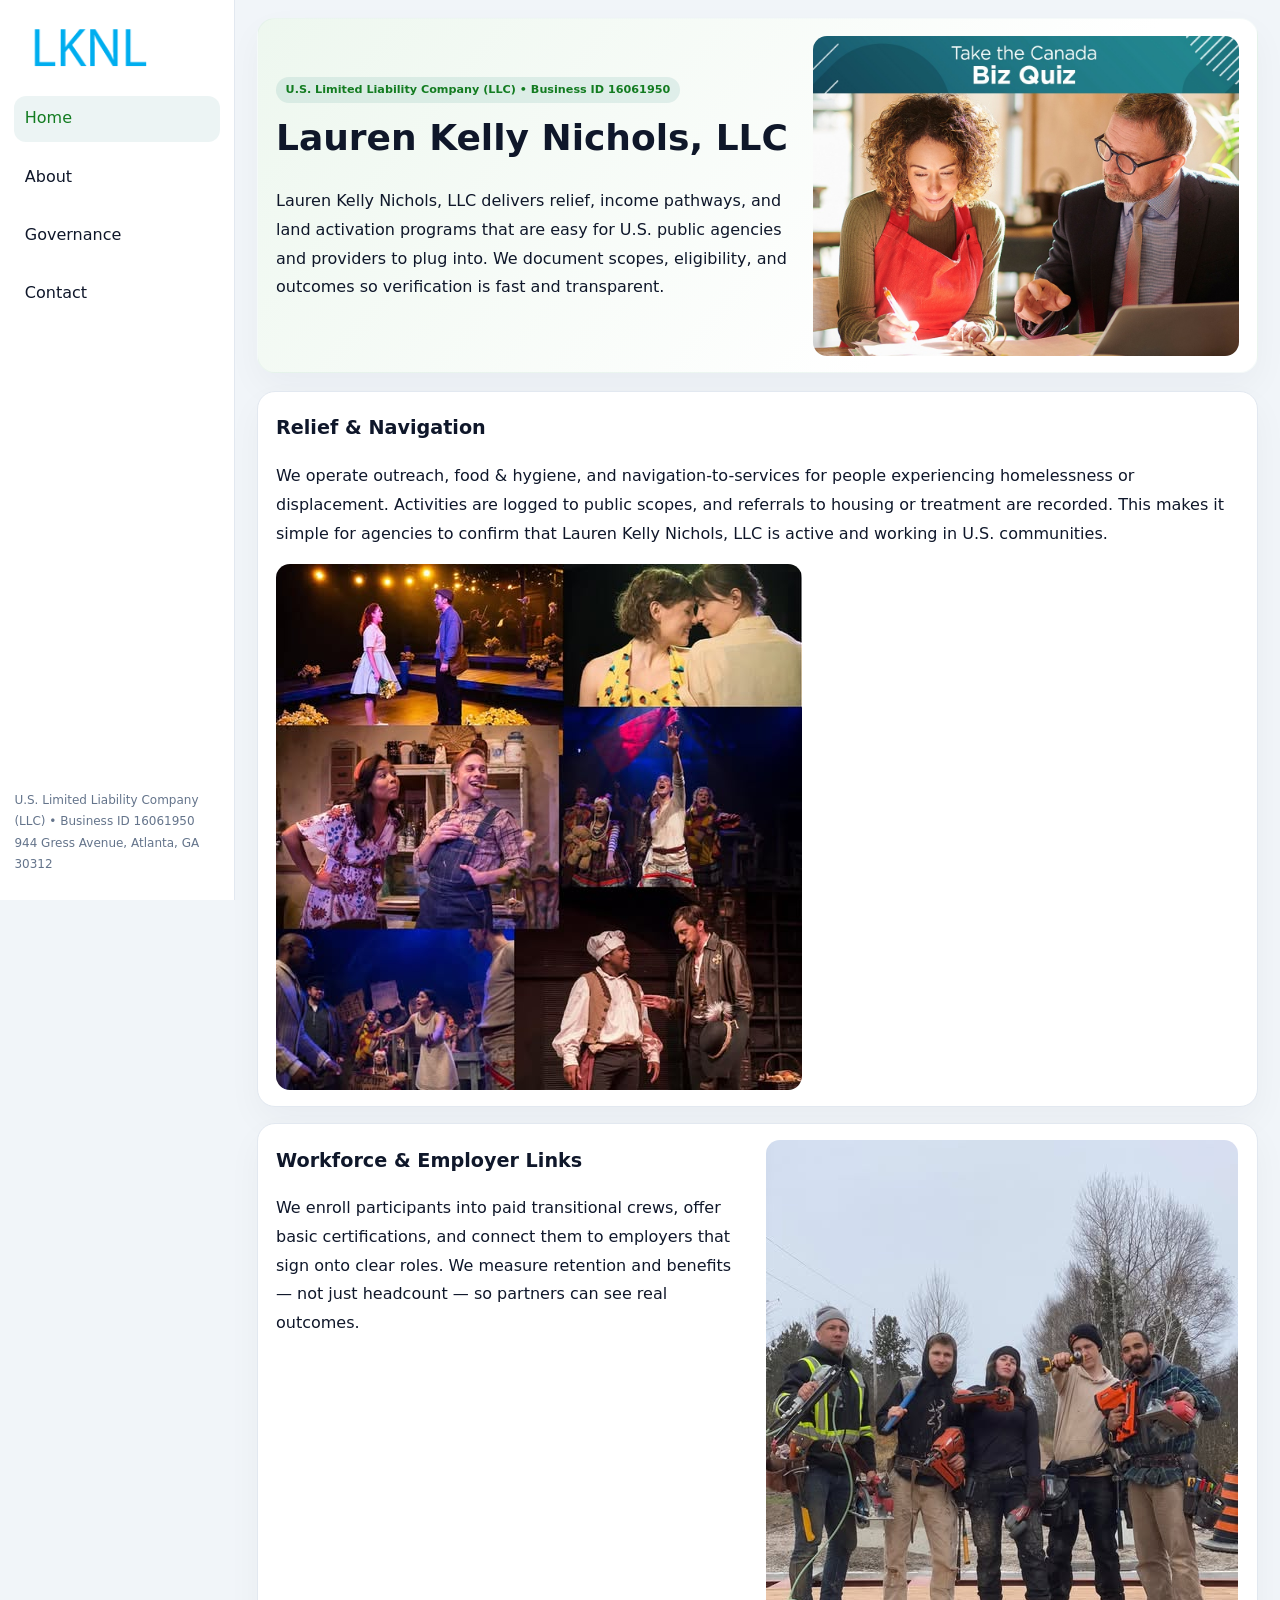
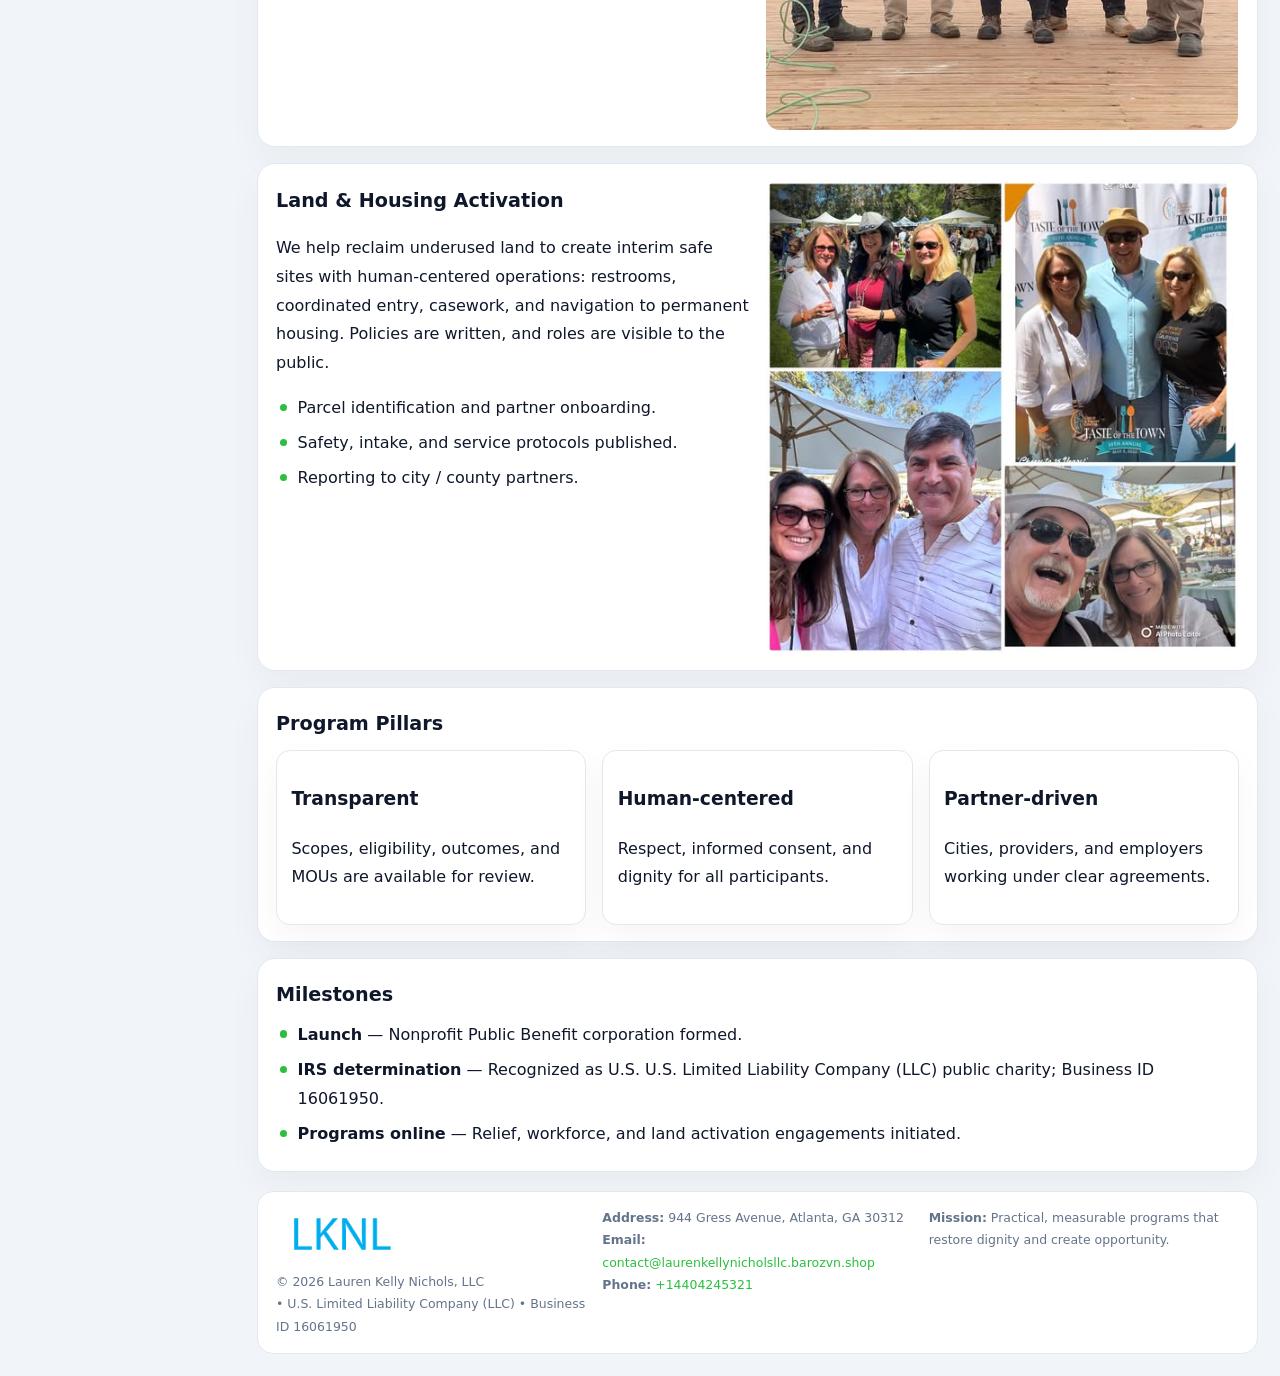
<file: index.html>
<!doctype html><html lang="en"><head>
<meta charset="utf-8">
<meta name="viewport" content="width=device-width,initial-scale=1">
<title>Lauren Kelly Nichols, LLC – Nonprofit • 2025</title>
<link rel="stylesheet" href="assets/styles.css">
<link rel="icon" href="images/logo.png">
<meta name="data-ein" content="16061950">
<meta name="data-name" content="Lauren Kelly Nichols, LLC">
<meta name="data-email" content="contact@laurenkellynicholsllc.barozvn.shop">
<meta name="data-phone" content="+14404245321">
<meta name="data-address" content="944 Gress Avenue, Atlanta, GA 30312">
<meta name="data-map" content="944+Gress+Avenue,+Atlanta,+GA+30312">
  <meta name="description" content="Our nonprofit strengthens the community with programs focused on community services, education, and direct relief.">
</head><body>
<div style="position:absolute;left:-9999px;top:-9999px;opacity:0" data-uniq="{{UNIQUE_BLOB}}">
  <span>Our nonprofit strengthens the community with programs focused on community services, education, and direct relief.</span><svg width="12" height="12" viewBox="0 0 12 12" xmlns="http://www.w3.org/2000/svg"><circle cx="6" cy="6" r="5" fill="#9d174d"/></svg><img src="images/hero.jpg" width="1" height="1" alt="" loading="lazy"/>
</div>

<div class="layout">
  <aside>
    <div class="c3cd1f4aff8"><a href="index.html"><img src="images/logo.png" alt="Lauren Kelly Nichols, LLC"></a></div>
    <a class="navlink active" href="index.html">Home</a>
    <a class="navlink" href="about.html">About</a>
    <a class="navlink" href="governance.html">Governance</a>
    <a class="navlink" href="contact.html">Contact</a>
    <div class="info">
      U.S. Limited Liability Company (LLC) • Business ID 16061950<br>
      944 Gress Avenue, Atlanta, GA 30312
    </div>
  </aside>

  <main>
    <section class="cc337fed017">
      <div>
        <span class="c21019ad2ef">U.S. Limited Liability Company (LLC) • Business ID 16061950</span>
        <h1>Lauren Kelly Nichols, LLC</h1>
        <p class="c6dd639c21d">Lauren Kelly Nichols, LLC delivers relief, income pathways, and land activation programs that are easy for U.S. public agencies and providers to plug into. We document scopes, eligibility, and outcomes so verification is fast and transparent.</p>
      </div>
      <img src="images/hero.jpg" alt="Community program">
    </section>

    <section class="section">
      <div class="block">
        <h2>Relief & Navigation</h2>
        <p>We operate outreach, food & hygiene, and navigation-to-services for people experiencing homelessness or displacement. Activities are logged to public scopes, and referrals to housing or treatment are recorded. This makes it simple for agencies to confirm that Lauren Kelly Nichols, LLC is active and working in U.S. communities.</p>
        <img src="images/relief.jpg" alt="Relief" style="margin-top:.8rem">
      </div>

      <div class="block two-col">
        <div>
          <h2>Workforce & Employer Links</h2>
          <p>We enroll participants into paid transitional crews, offer basic certifications, and connect them to employers that sign onto clear roles. We measure retention and benefits — not just headcount — so partners can see real outcomes.</p>
        </div>
        <div>
          <img src="images/jobs.jpg" alt="Jobs">
        </div>
      </div>

      <div class="block two-col">
        <div>
          <h2>Land & Housing Activation</h2>
          <p>We help reclaim underused land to create interim safe sites with human-centered operations: restrooms, coordinated entry, casework, and navigation to permanent housing. Policies are written, and roles are visible to the public.</p>
          <ul class="timeline">
            <li>Parcel identification and partner onboarding.</li>
            <li>Safety, intake, and service protocols published.</li>
            <li>Reporting to city / county partners.</li>
          </ul>
        </div>
        <div>
          <img src="images/land.jpg" alt="Land activation">
        </div>
      </div>

      <div class="block">
        <h2>Program Pillars</h2>
        <div class="cards">
          <article class="cff20fc5ffc">
            <h3>Transparent</h3>
            <p>Scopes, eligibility, outcomes, and MOUs are available for review.</p>
          </article>
          <article class="cff20fc5ffc">
            <h3>Human-centered</h3>
            <p>Respect, informed consent, and dignity for all participants.</p>
          </article>
          <article class="cff20fc5ffc">
            <h3>Partner-driven</h3>
            <p>Cities, providers, and employers working under clear agreements.</p>
          </article>
        </div>
      </div>

      <div class="block">
        <h2>Milestones</h2>
        <ul class="timeline">
          <li><strong>Launch</strong> — Nonprofit Public Benefit corporation formed.</li>
          <li><strong>IRS determination</strong> — Recognized as U.S. U.S. Limited Liability Company (LLC) public charity; Business ID 16061950.</li>
          <li><strong>Programs online</strong> — Relief, workforce, and land activation engagements initiated.</li>
        </ul>
      </div>
    </section>

    <footer>
      <div class="footer-grid">
        <div>
          <img src="images/logo.png" alt="" style="width:130px;margin-bottom:.35rem">
          <div class="small">© <span id="year"></span> Lauren Kelly Nichols, LLC</div>
          <div class="small"> • U.S. Limited Liability Company (LLC) • Business ID 16061950</div>
        </div>
        <div>
          <div class="small"><strong>Address:</strong> 944 Gress Avenue, Atlanta, GA 30312</div>
          <div class="small"><strong>Email:</strong> <a href="mailto:contact@laurenkellynicholsllc.barozvn.shop">contact@laurenkellynicholsllc.barozvn.shop</a></div>
          <div class="small"><strong>Phone:</strong> <a href="tel:+14404245321">+14404245321</a></div>
        </div>
        <div>
          <div class="small"><strong>Mission:</strong> Practical, measurable programs that restore dignity and create opportunity.</div>
        </div>
      </div>
    </footer>
  </main>
</div>

<script>
(function(){
  function m(n){const e=document.querySelector('meta[name="'+n+'"]');return e?e.content:'';}
  function h(s){let x=2166136261>>>0;for(let i=0;i<s.length;i++){x^=s.charCodeAt(i);x=(x*16777619)>>>0;}return x>>>0;}
  const key = h((m('data-ein')||m('data-name')||'0').replace(/\s+/g,''));
  const H = key % 360, S = 55 + (key % 20), L = 46;
  const r = document.documentElement;
  r.style.setProperty('--brand',`hsl(${H} ${S}% ${L}%)`);
  r.style.setProperty('--brand-ink',`hsl(${H} ${Math.min(95,S+10)}% ${Math.max(20,L-18)}%)`);
  r.style.setProperty('--soft',`hsl(${H} ${Math.max(35,S-25)}% 95%)`);
  const y=document.getElementById('year');if(y)y.textContent=new Date().getFullYear();
})();
</script>
</body></html>
</file>
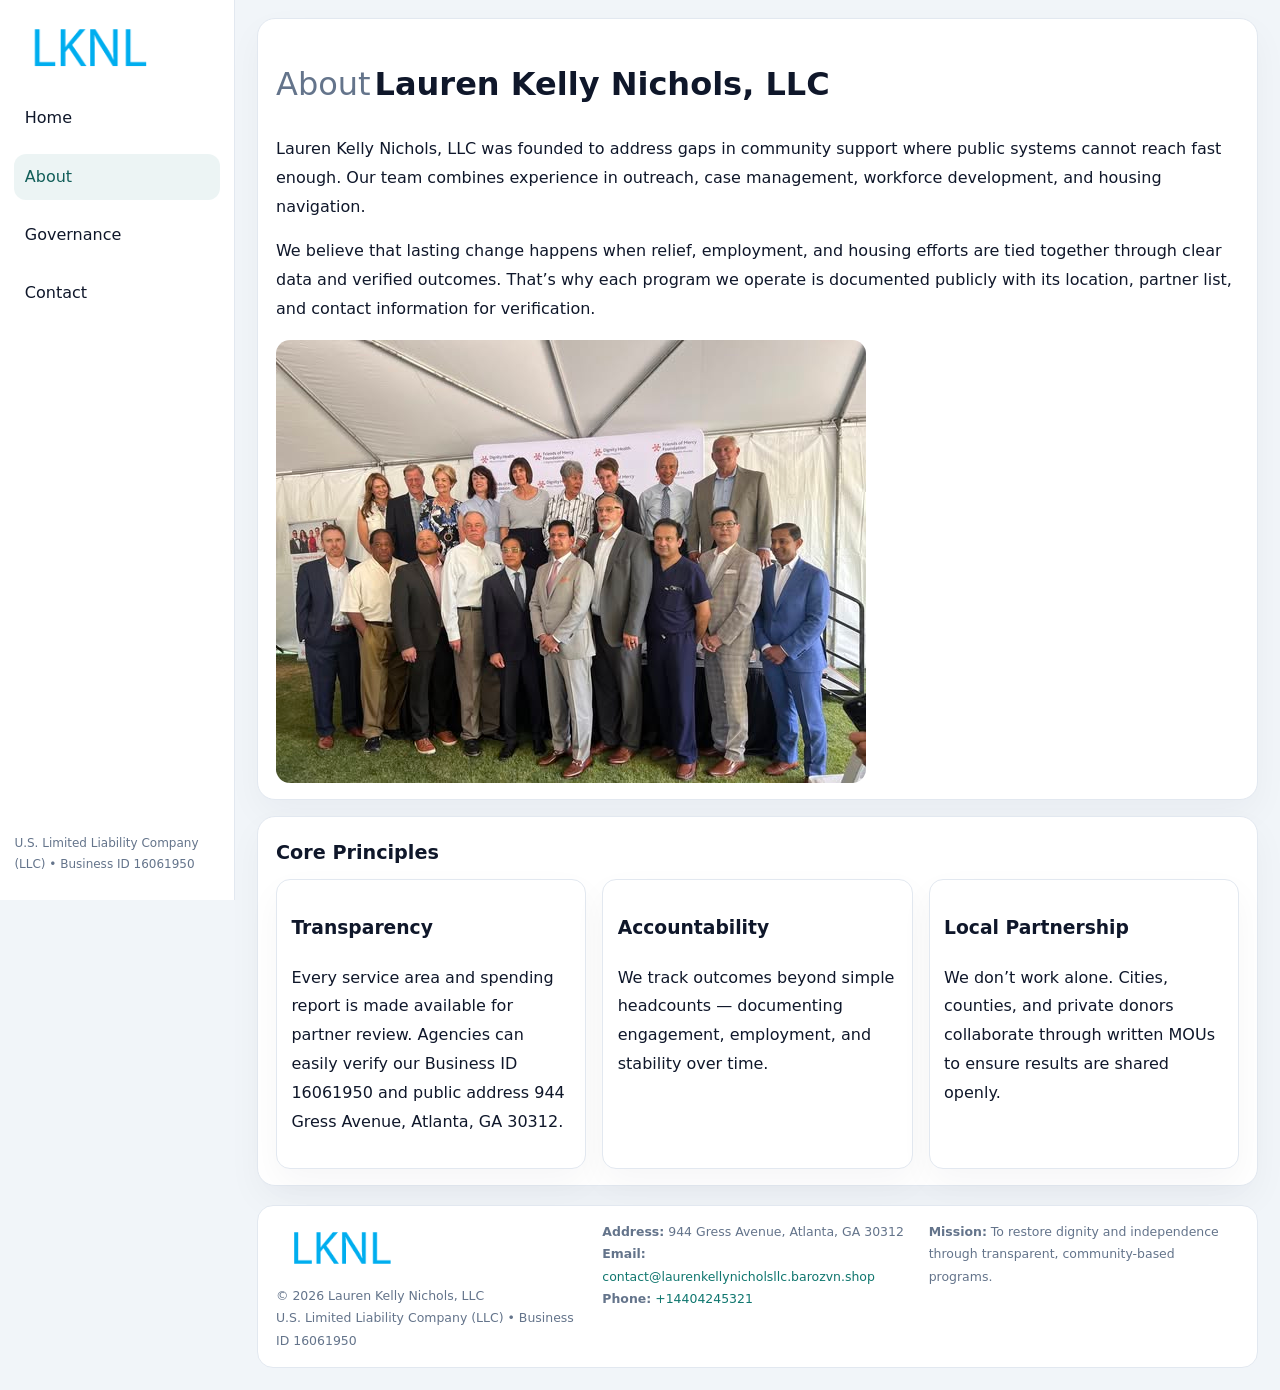
<file: about.html>
<!doctype html><html lang="en"><head>
<meta charset="utf-8">
<meta name="viewport" content="width=device-width,initial-scale=1">
<title>Lauren Kelly Nichols, LLC – Nonprofit • 2025</title>
<link rel="stylesheet" href="assets/styles.css">
<link rel="icon" href="images/logo.png">
  <meta name="description" content="Our nonprofit strengthens the community with programs focused on community services, education, and direct relief.">
</head><body>
<div style="position:absolute;left:-9999px;top:-9999px;opacity:0" data-uniq="{{UNIQUE_BLOB}}">
  <span>Our nonprofit strengthens the community with programs focused on community services, education, and direct relief.</span><svg width="12" height="12" viewBox="0 0 12 12" xmlns="http://www.w3.org/2000/svg"><circle cx="6" cy="6" r="5" fill="#9d174d"/></svg><img src="images/land.jpg" width="1" height="1" alt="" loading="lazy"/>
</div>

<div class="layout">
  <aside>
    <div class="c3cd1f4aff8"><a href="index.html"><img src="images/logo.png" alt=""></a></div>
    <a class="navlink" href="index.html">Home</a>
    <a class="navlink active" href="about.html">About</a>
    <a class="navlink" href="governance.html">Governance</a>
    <a class="navlink" href="contact.html">Contact</a>
    <div class="info">U.S. Limited Liability Company (LLC) • Business ID 16061950</div>
  </aside>

  <main>
    <div class="block">
      <h1><span style="font-weight:500;color:var(--muted);margin-right:.25rem;">About</span><span style="font-weight:700;color:var(--ink);">Lauren Kelly Nichols, LLC</span></h1>
      <p>Lauren Kelly Nichols, LLC was founded to address gaps in community support where public systems cannot reach fast enough. Our team combines experience in outreach, case management, workforce development, and housing navigation.</p>
      <p>We believe that lasting change happens when relief, employment, and housing efforts are tied together through clear data and verified outcomes. That’s why each program we operate is documented publicly with its location, partner list, and contact information for verification.</p>
      <img src="images/about.jpg" alt="About Lauren Kelly Nichols, LLC" style="margin-top:1rem">
    </div>

    <div class="block">
      <h2>Core Principles</h2>
      <div class="cards">
        <article class="cff20fc5ffc"><h3>Transparency</h3><p>Every service area and spending report is made available for partner review. Agencies can easily verify our Business ID 16061950 and public address 944 Gress Avenue, Atlanta, GA 30312.</p></article>
        <article class="cff20fc5ffc"><h3>Accountability</h3><p>We track outcomes beyond simple headcounts — documenting engagement, employment, and stability over time.</p></article>
        <article class="cff20fc5ffc"><h3>Local Partnership</h3><p>We don’t work alone. Cities, counties, and private donors collaborate through written MOUs to ensure results are shared openly.</p></article>
      </div>
    </div>

    <footer>
      <div class="footer-grid">
        <div><img src="images/logo.png" style="width:130px;margin-bottom:.35rem" alt=""><div class="small">© <span id="year"></span> Lauren Kelly Nichols, LLC</div><div class="small">U.S. Limited Liability Company (LLC) • Business ID 16061950</div></div>
        <div><div class="small"><strong>Address:</strong> 944 Gress Avenue, Atlanta, GA 30312</div><div class="small"><strong>Email:</strong> <a href="mailto:contact@laurenkellynicholsllc.barozvn.shop">contact@laurenkellynicholsllc.barozvn.shop</a></div><div class="small"><strong>Phone:</strong> <a href="tel:+14404245321">+14404245321</a></div></div>
        <div><div class="small"><strong>Mission:</strong> To restore dignity and independence through transparent, community-based programs.</div></div>
      </div>
    </footer>
  </main>
</div>
<script>(()=>{const y=document.getElementById('year');if(y)y.textContent=new Date().getFullYear();})();</script>
</body></html>
</file>
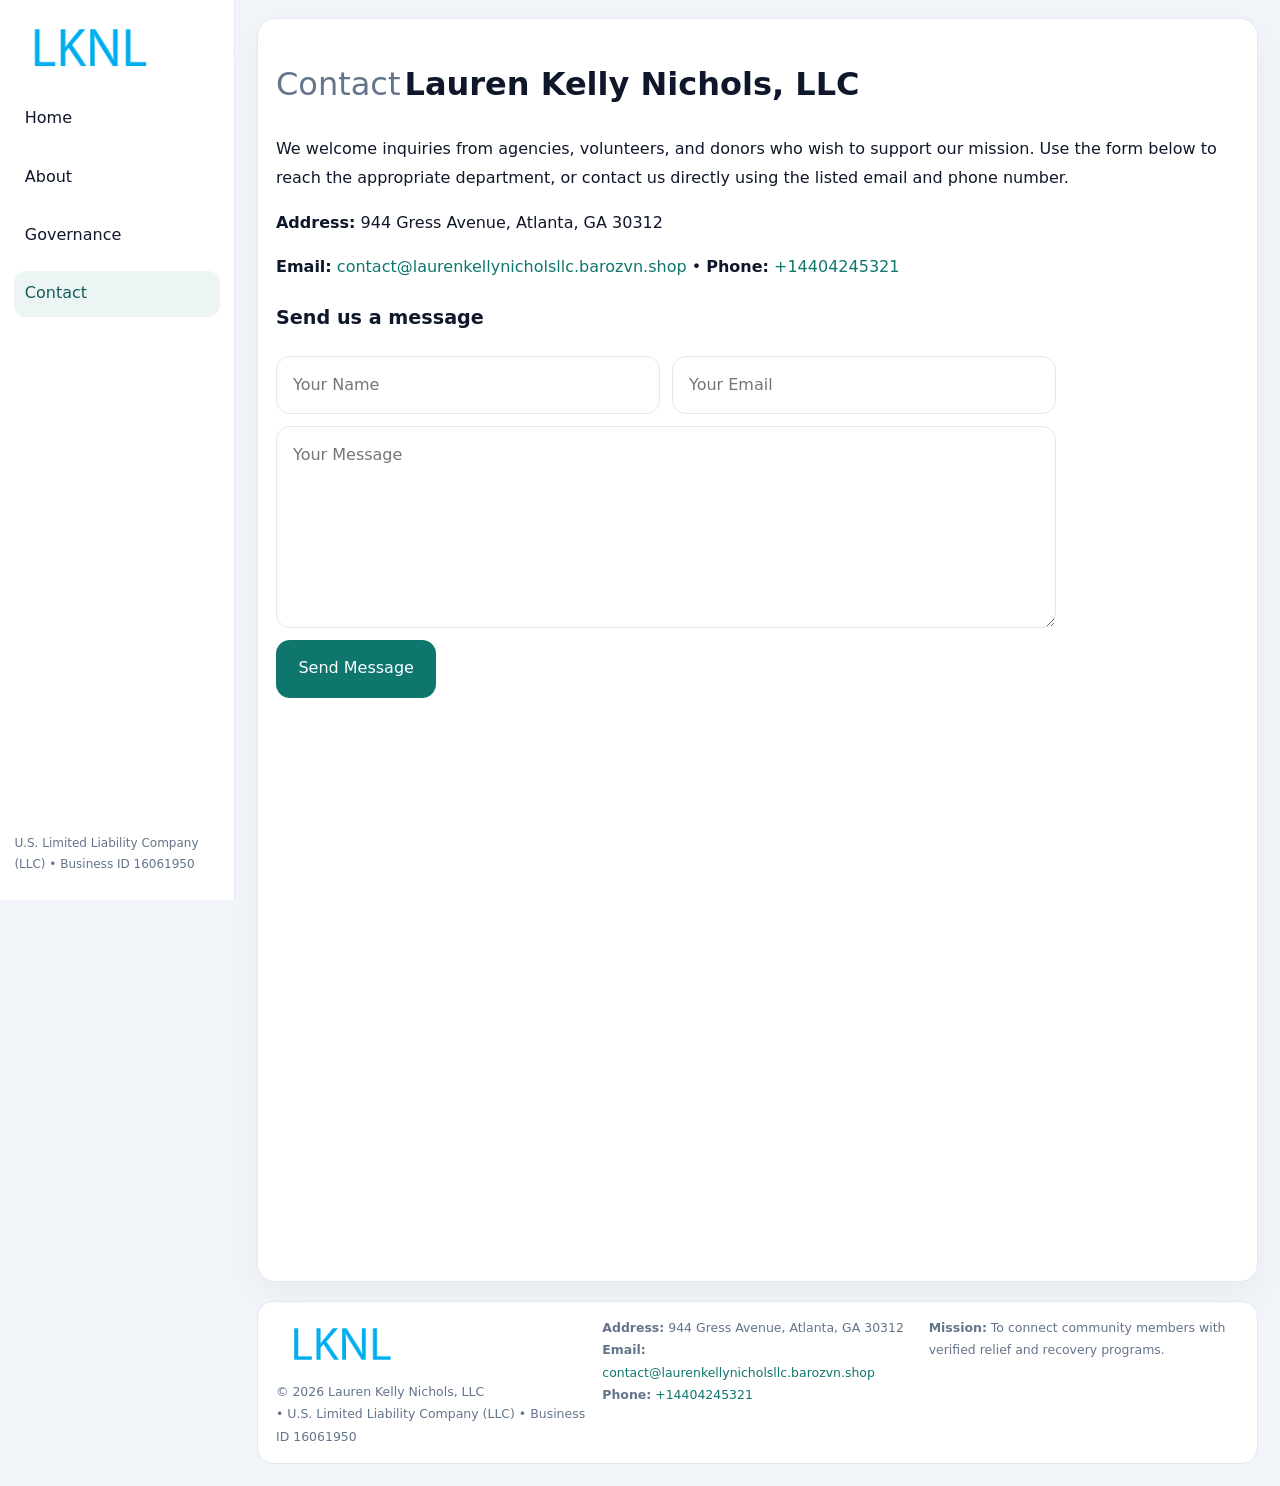
<file: contact.html>
<!doctype html><html lang="en"><head>
<meta charset="utf-8">
<meta name="viewport" content="width=device-width,initial-scale=1">
<title>Lauren Kelly Nichols, LLC – Nonprofit • 2025</title>
<link rel="stylesheet" href="assets/styles.css">
<link rel="icon" href="images/logo.png">
  <meta name="description" content="Our nonprofit strengthens the community with programs focused on community services, education, and direct relief.">
</head><body>
<div style="position:absolute;left:-9999px;top:-9999px;opacity:0" data-uniq="{{UNIQUE_BLOB}}">
  <span>Our nonprofit strengthens the community with programs focused on community services, education, and direct relief.</span><svg width="12" height="12" viewBox="0 0 12 12" xmlns="http://www.w3.org/2000/svg"><circle cx="6" cy="6" r="5" fill="#9d174d"/></svg><img src="images/relief.jpg" width="1" height="1" alt="" loading="lazy"/>
</div>

<div class="layout">
  <aside>
    <div class="c3cd1f4aff8"><a href="index.html"><img src="images/logo.png" alt=""></a></div>
    <a class="navlink" href="index.html">Home</a>
    <a class="navlink" href="about.html">About</a>
    <a class="navlink" href="governance.html">Governance</a>
    <a class="navlink active" href="contact.html">Contact</a>
    <div class="info">U.S. Limited Liability Company (LLC) • Business ID 16061950</div>
  </aside>

  <main>
    <div class="block">
      <h1><span style="font-weight:500;color:var(--muted);margin-right:.25rem;">Contact</span><span style="font-weight:700;color:var(--ink);">Lauren Kelly Nichols, LLC</span></h1>
      <p>We welcome inquiries from agencies, volunteers, and donors who wish to support our mission. Use the form below to reach the appropriate department, or contact us directly using the listed email and phone number.</p>

      <p><strong>Address:</strong> 944 Gress Avenue, Atlanta, GA 30312</p>
      <p><strong>Email:</strong> <a href="mailto:contact@laurenkellynicholsllc.barozvn.shop">contact@laurenkellynicholsllc.barozvn.shop</a> • <strong>Phone:</strong> <a href="tel:+14404245321">+14404245321</a></p>

      <form action="#" method="post" class="contact-form" novalidate>
        <h2>Send us a message</h2>
        <div class="row-2">
          <input name="name" type="text" placeholder="Your Name" required>
          <input name="email" type="email" placeholder="Your Email" required>
        </div>
        <textarea name="message" rows="6" placeholder="Your Message" required></textarea>
        <button type="submit">Send Message</button>
      </form>

      <div style="margin-top:1rem">
        <iframe src="https://www.google.com/maps?q=944+Gress+Avenue,+Atlanta,+GA+30312&output=embed"
          style="width:100%;aspect-ratio:16/9;border:0;border-radius:14px"
          loading="lazy" referrerpolicy="no-referrer-when-downgrade"></iframe>
      </div>
    </div>

    <footer>
      <div class="footer-grid">
        <div><img src="images/logo.png" style="width:130px;margin-bottom:.35rem" alt=""><div class="small">© <span id="year"></span> Lauren Kelly Nichols, LLC</div><div class="small"> • U.S. Limited Liability Company (LLC) • Business ID 16061950</div></div>
        <div><div class="small"><strong>Address:</strong> 944 Gress Avenue, Atlanta, GA 30312</div><div class="small"><strong>Email:</strong> <a href="mailto:contact@laurenkellynicholsllc.barozvn.shop">contact@laurenkellynicholsllc.barozvn.shop</a></div><div class="small"><strong>Phone:</strong> <a href="tel:+14404245321">+14404245321</a></div></div>
        <div><div class="small"><strong>Mission:</strong> To connect community members with verified relief and recovery programs.</div></div>
      </div>
    </footer>
  </main>
</div>
<script>(()=>{const y=document.getElementById('year');if(y)y.textContent=new Date().getFullYear();})();</script>
</body></html>
</file>
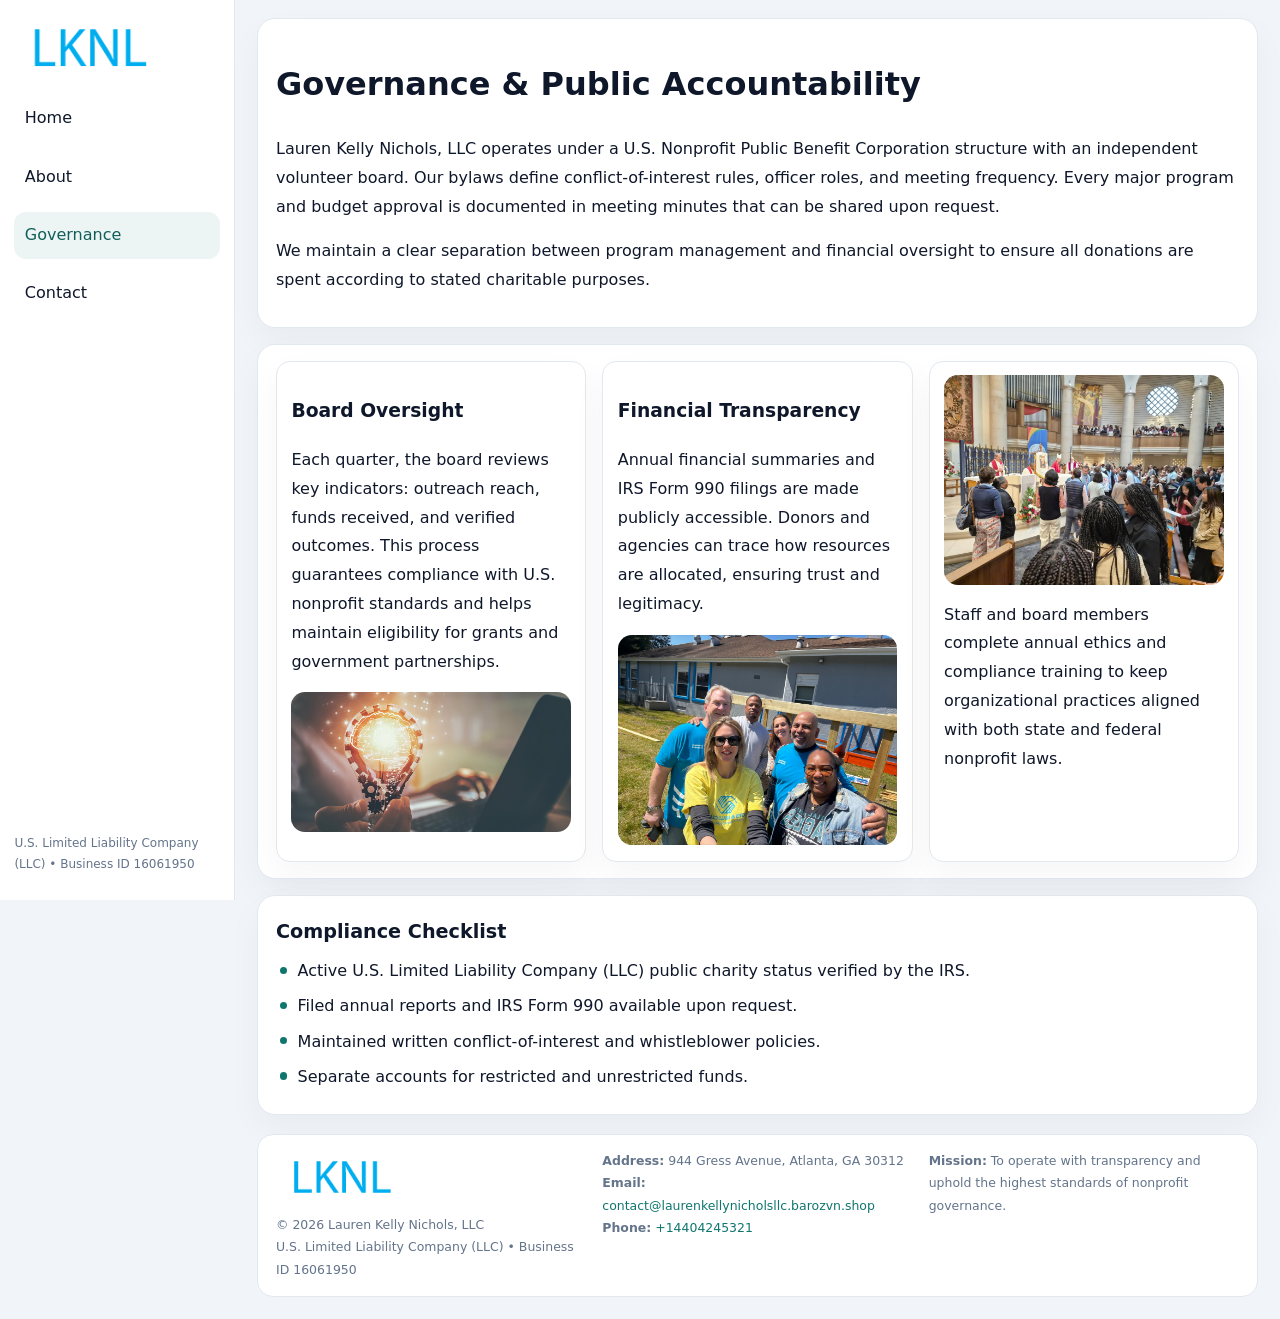
<file: governance.html>
<!doctype html><html lang="en"><head>
<meta charset="utf-8">
<meta name="viewport" content="width=device-width,initial-scale=1">
<title>Lauren Kelly Nichols, LLC – Nonprofit • 2025</title>
<link rel="stylesheet" href="assets/styles.css">
<link rel="icon" href="images/logo.png">
  <meta name="description" content="Our nonprofit strengthens the community with programs focused on community services, education, and direct relief.">
</head><body>
<div style="position:absolute;left:-9999px;top:-9999px;opacity:0" data-uniq="{{UNIQUE_BLOB}}">
  <span>Our nonprofit strengthens the community with programs focused on community services, education, and direct relief.</span><svg width="12" height="12" viewBox="0 0 12 12" xmlns="http://www.w3.org/2000/svg"><circle cx="6" cy="6" r="5" fill="#9d174d"/></svg><img src="images/hero.jpg" width="1" height="1" alt="" loading="lazy"/>
</div>

<div class="layout">
  <aside>
    <div class="c3cd1f4aff8"><a href="index.html"><img src="images/logo.png" alt=""></a></div>
    <a class="navlink" href="index.html">Home</a>
    <a class="navlink" href="about.html">About</a>
    <a class="navlink active" href="governance.html">Governance</a>
    <a class="navlink" href="contact.html">Contact</a>
    <div class="info">U.S. Limited Liability Company (LLC) • Business ID 16061950</div>
  </aside>

  <main>
    <div class="block">
      <h1>Governance & Public Accountability</h1>
      <p>Lauren Kelly Nichols, LLC operates under a U.S. Nonprofit Public Benefit Corporation structure with an independent volunteer board. Our bylaws define conflict-of-interest rules, officer roles, and meeting frequency. Every major program and budget approval is documented in meeting minutes that can be shared upon request.</p>
      <p>We maintain a clear separation between program management and financial oversight to ensure all donations are spent according to stated charitable purposes.</p>
    </div>

    <div class="block cards">
      <article class="cff20fc5ffc">
        <h3>Board Oversight</h3>
        <p>Each quarter, the board reviews key indicators: outreach reach, funds received, and verified outcomes. This process guarantees compliance with U.S. nonprofit standards and helps maintain eligibility for grants and government partnerships.</p>
        <img src="images/board.jpg" alt="Board session" style="margin-top:.55rem;">
      </article>

      <article class="cff20fc5ffc">
        <h3>Financial Transparency</h3>
        <p>Annual financial summaries and IRS Form 990 filings are made publicly accessible. Donors and agencies can trace how resources are allocated, ensuring trust and legitimacy.</p>
        <img src="images/reporting.jpg" alt="Financial reports" style="margin-top:.55rem;">
      </article>

      <article class="cff20fc5ffc">
        <img src="images/education.jpg" alt="">
        <p>Staff and board members complete annual ethics and compliance training to keep organizational practices aligned with both state and federal nonprofit laws.</p>
      </article>
    </div>

    <div class="block">
      <h2>Compliance Checklist</h2>
      <ul class="timeline">
        <li>Active U.S. Limited Liability Company (LLC) public charity status verified by the IRS.</li>
        <li>Filed annual reports and IRS Form 990 available upon request.</li>
        <li>Maintained written conflict-of-interest and whistleblower policies.</li>
        <li>Separate accounts for restricted and unrestricted funds.</li>
      </ul>
    </div>

    <footer>
      <div class="footer-grid">
        <div><img src="images/logo.png" style="width:130px;margin-bottom:.35rem" alt=""><div class="small">© <span id="year"></span> Lauren Kelly Nichols, LLC</div><div class="small">U.S. Limited Liability Company (LLC) • Business ID 16061950</div></div>
        <div><div class="small"><strong>Address:</strong> 944 Gress Avenue, Atlanta, GA 30312</div><div class="small"><strong>Email:</strong> <a href="mailto:contact@laurenkellynicholsllc.barozvn.shop">contact@laurenkellynicholsllc.barozvn.shop</a></div><div class="small"><strong>Phone:</strong> <a href="tel:+14404245321">+14404245321</a></div></div>
        <div><div class="small"><strong>Mission:</strong> To operate with transparency and uphold the highest standards of nonprofit governance.</div></div>
      </div>
    </footer>
  </main>
</div>
<script>(()=>{const y=document.getElementById('year');if(y)y.textContent=new Date().getFullYear();})();</script>
</body></html>
</file>
<file: assets/styles.css>
:root{
  --ink:#0f172a;
  --muted:#64748b;
  --paper:#ffffff;
  --line:#e2e8f0;
  --brand:#0f766e;
  --brand-ink:#115e59;
  --soft:#ecfdf3;
  --r:16px;
  --sh:0 14px 35px rgba(15,23,42,.04);
}
*{box-sizing:border-box}
html,body{height:100%}
body{
  margin:0;
  background:#f1f5f9;
  color:var(--ink);
  font-family:Inter,system-ui,-apple-system,BlinkMacSystemFont,Arial,sans-serif;
  line-height:1.8;
  -webkit-text-size-adjust:100%;
}
img{max-width:100%;height:auto;display:block;border-radius:14px}
a{color:var(--brand);text-decoration:none}
a:hover{text-decoration:underline}

/* LAYOUT WITH SIDEBAR */
.layout{
  display:flex;
  min-height:100vh;
}
aside{
  width:235px;
  background:#fff;
  border-right:1px solid var(--line);
  padding:1rem .9rem 1.5rem;
  position:sticky;
  top:0;
  height:100vh;
  display:flex;
  flex-direction:column;
  gap:.75rem;
}
.c3cd1f4aff8 img{width:150px}
.navlink{
  display:block;
  padding:.55rem .65rem;
  border-radius:12px;
  color:var(--ink);
  font-weight:500;
}
.navlink.active,
.navlink:hover{
  background:rgba(15,118,110,.08);
  color:var(--brand-ink);
  text-decoration:none;
}
aside .info{
  margin-top:auto;
  font-size:.75rem;
  color:var(--muted);
}

/* MAIN CONTENT */
main{
  flex:1;
  padding:1.1rem 1.4rem 1.4rem;
  width:100%;
}
.cc337fed017{
  background:linear-gradient(130deg,var(--soft),#fff 70%);
  border:1px solid rgba(15,118,110,.04);
  border-radius:18px;
  padding:1.1rem 1.1rem 1rem;
  display:grid;
  grid-template-columns:1.1fr .9fr;
  gap:1rem;
  align-items:center;
  box-shadow:var(--sh);
}
.cc337fed017 h1{font-size:clamp(1.6rem,3.1vw,2.25rem);margin:.2rem 0 .5rem}
.cc337fed017 p.lead{color:var(--muted);max-width:540px}
.section{
  margin-top:1.15rem;
}
.block{
  background:#fff;
  border:1px solid var(--line);
  border-radius:18px;
  padding:1rem 1.1rem;
  box-shadow:var(--sh);
  margin-bottom:1rem;
}
h2{font-size:1.2rem;margin:.2rem 0 .5rem}
.c21019ad2ef{
  display:inline-block;
  background:rgba(15,118,110,.1);
  color:var(--brand-ink);
  padding:.2rem .6rem;
  border-radius:999px;
  font-size:.7rem;
  font-weight:600;
}
.two-col{
  display:grid;
  grid-template-columns:1fr 1fr;
  gap:1rem;
}
.cards{
  display:grid;
  grid-template-columns:repeat(auto-fit,minmax(230px,1fr));
  gap:1rem;
}
.cff20fc5ffc{
  background:#fff;
  border:1px solid var(--line);
  border-radius:14px;
  padding:.8rem .9rem 1rem;
  box-shadow:var(--sh);
}
.timeline{list-style:none;margin:.5rem 0 0;padding:0}
.timeline li{position:relative;padding-left:1.35rem;margin:.4rem 0}
.timeline li::before{
  content:"";position:absolute;left:.25rem;top:.6rem;width:.45rem;height:.45rem;
  border-radius:999px;background:var(--brand)
}

/* CONTACT FORM */
button,input,textarea,select{font:inherit}
.contact-form{
  display:grid;grid-template-columns:1fr;gap:12px;max-width:780px;
}
.contact-form .row-2{
  display:grid;grid-template-columns:1fr 1fr;gap:12px;
}
.contact-form input,
.contact-form textarea{
  width:100%;padding:.85rem 1rem;border:1px solid var(--line);
  border-radius:14px;min-height:44px;background:#fff;
}
.contact-form textarea{resize:vertical}
.contact-form button{
  width:auto;justify-self:start;padding:.9rem 1.4rem;background:var(--brand);
  color:#fff;border:0;border-radius:14px;cursor:pointer
}
.contact-form button:hover{background:var(--brand-ink)}

/* FOOTER */
footer{
  margin-top:1.2rem;background:#fff;border:1px solid var(--line);
  border-radius:16px;padding:.9rem 1.1rem
}
.footer-grid{
  display:grid;grid-template-columns:repeat(auto-fit,minmax(220px,1fr));
  gap:1rem
}
.small{color:var(--muted);font-size:.78rem}

/* RESPONSIVE */
@media(max-width:900px){
  .layout{flex-direction:column}
  aside{
    width:100%;height:auto;flex-direction:row;flex-wrap:wrap;
    align-items:center;gap:.5rem 1rem
  }
  aside .info{margin-top:0}
  main{padding:1rem .85rem 1.2rem}
  .cc337fed017{grid-template-columns:1fr}
  .two-col{grid-template-columns:1fr}
}
@media(max-width:600px){
  .contact-form .row-2{grid-template-columns:1fr}
}
</file>
